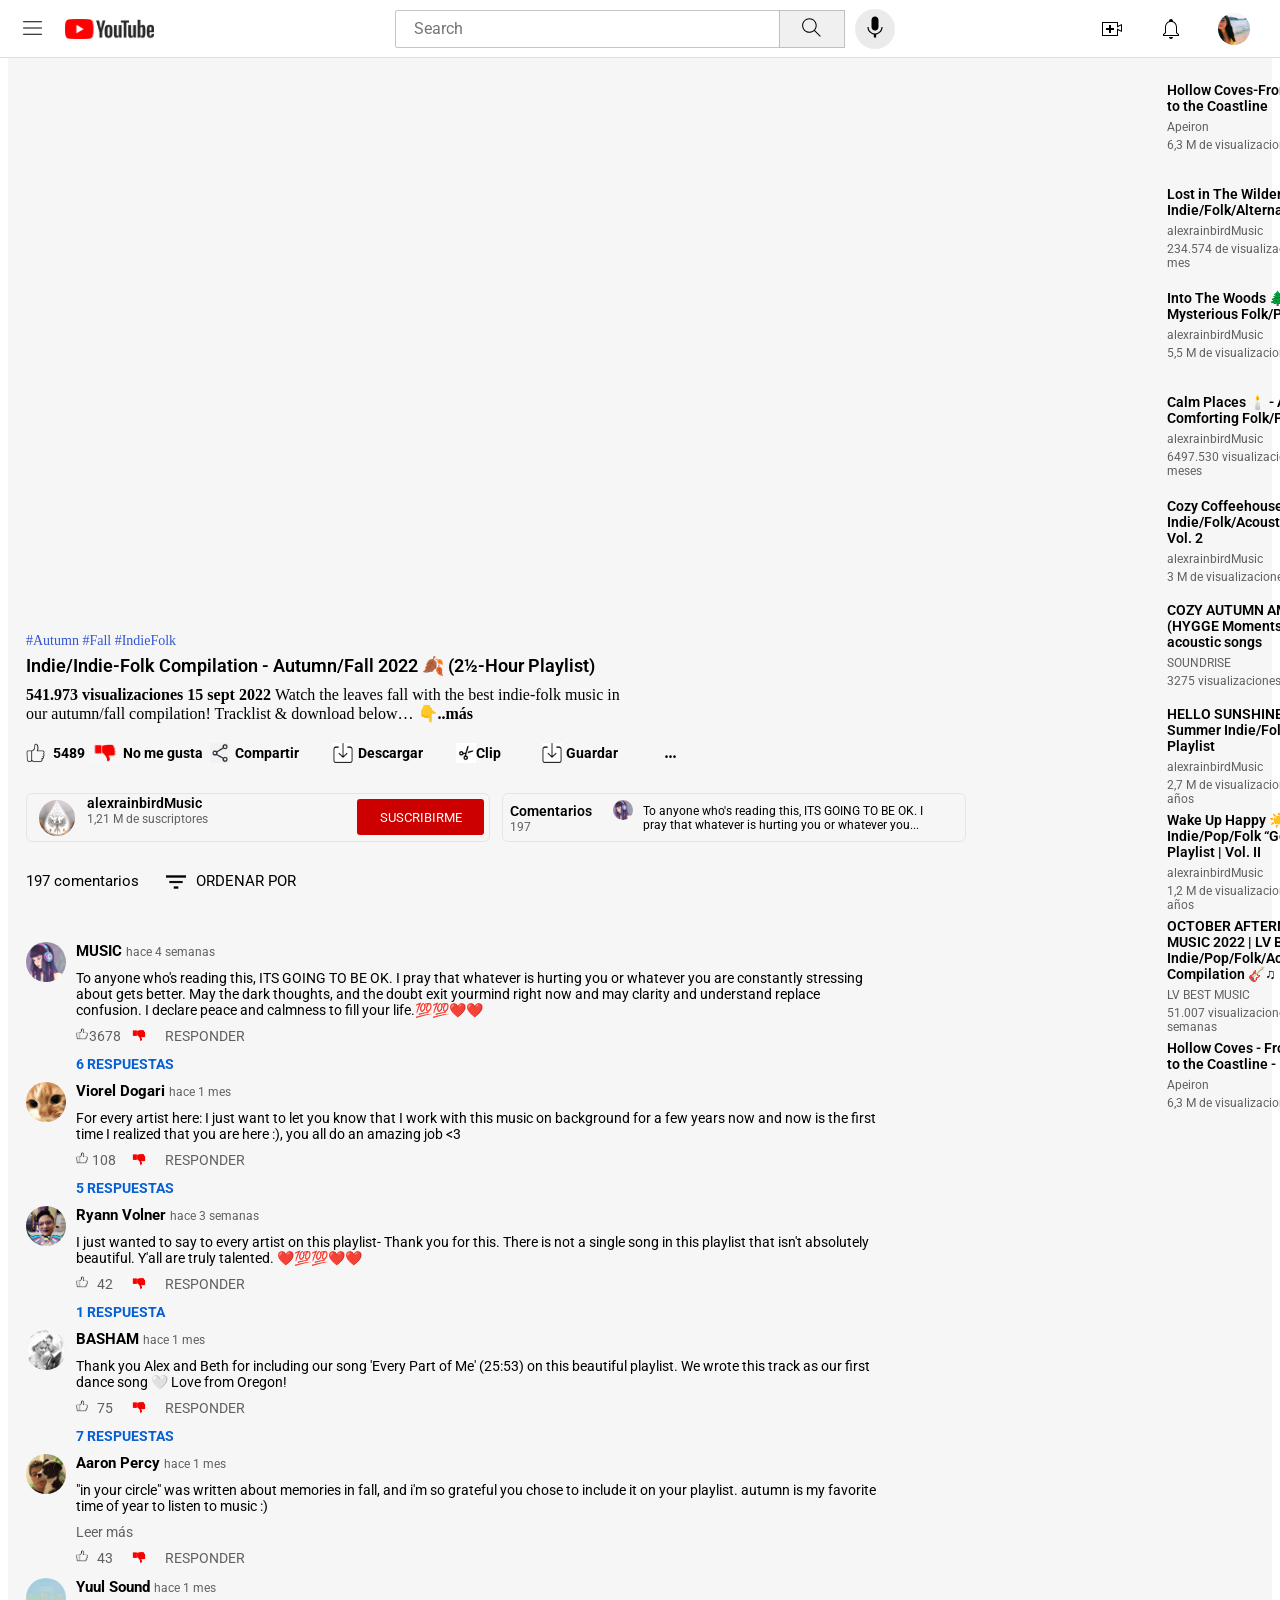
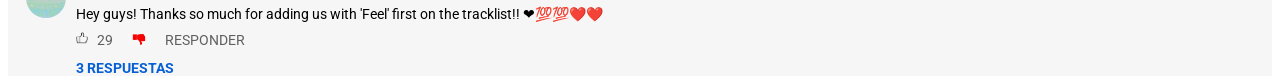
<file: index.html>
<!DOCTYPE html>
<html>
  <title>Youtube video player</title>
  <head>
    <link rel="stylesheet" href="header.css" />
    <link rel="stylesheet" href="video-metadata.css"
    <link rel="preconnect" href="https://fonts.googleapis.com" />
    <link rel="preconnect" href="https://fonts.gstatic.com" crossorigin />
    <link
      href="https://fonts.googleapis.com/css2?family=Roboto&display=swap"
      rel="stylesheet"
    />
    
    <style>
      
      .center {
    
        margin-top: 58px;
        background-color: rgba(233, 233, 233, 0.418);
        display: grid;
        grid-template-columns: 980px 380px;
        column-gap: 5px;
      }

      .main {
       
        margin-top: 24px;
        margin-left: 18px;
      }
  
      .comments-section{
        display: grid;
  
      }
      .comments-filter{
        margin-top: 30px;
        display: grid;
        width: 300px;
        grid-template-columns: 1fr 1fr ;
        column-gap: 6px;
        font-size: 15px;
        font-family: "Roboto", Arial, sans-serif;
      }
      .order{
        display:grid;
        grid-template-columns: 20px 130px;
        column-gap: 10px;
      }
      .order-icon{
        height: 20px;
      }
      .all-comments{
        display: grid;
        margin-top: 50px;
        row-gap: 10px;
        width: 950px;
      }
      .comment-1{
        display: grid;
        grid-template-columns: 40px 800px;
        column-gap: 10px;
      }
      .comment-pic{
        height: 40px;
        width: 40px;
        border-radius: 20px;
      }
      .comment-details{
        display: grid;
        row-gap: 10px;
      }
      .comment-interactions{
        display: grid;
        grid-template-columns: 40px 25px 50px;
        column-gap: 12px;
      }
      .music{
        font-size: 15px;
        font-family: "Roboto", Arial, sans-serif;
        color: black;
        font-weight: bolder;
      }
      .time{
        font-size: 12px;
        font-family: "Roboto", Arial, sans-serif;
        color: #606060
        
      }
      .comment-text{
        font-size: 14px;
        font-family: "Roboto", Arial, sans-serif;
      }
      .leer-mas{
        font-size: 14px;
        font-family: "Roboto", Arial, sans-serif;
        color: #606060;
      }
      .comment-like{
        display: grid;
        grid-template-columns: 1fr 1fr;
        column-gap: 1px;
      }
      .like-comment{
        height: 12px;
        width: 12px;
        font-family: "Roboto", Arial, sans-serif;
      }
      .responder{
        font-size: 14px;
        color: #606060;
        font-family: "Roboto", Arial, sans-serif;
      }
      .n-likes{
        font-size: 14px;
        color: #606060;
        font-family: "Roboto", Arial, sans-serif;
        
      }
      .nomegusta{
        height: 13px;
        width: 22px;
      }
      .comment-respuestas{
        font-family: "Roboto", Arial, sans-serif;
        color: #065FD4;
        font-size: 14px;
        font-weight: bold;

      }
      .video-list{
        margin-top: 24px ;
        display:grid;
        row-gap: 6px;
      }
      .video1{
        display: grid;
        grid-template-columns: 168px 200px;
        column-gap: 6px;
      }
      .video-information{
        
        font-family: "Roboto", Arial, sans-serif;
      }
      .title-vid{
        font-size: 14px;
        font-weight: 600;
        
      }
      .channel-vid{
        font-size: 12px;
        color: #606060;
        margin-top :6px;
      }
      .views-vid{
        font-size: 12px;
        color: #606060;
        margin-top:4px;
      }
    </style>
  </head>
  <body>
    <header class="header">
      <div class="left-section">
        <img class="hamburger-icon" src="icons/hamburger-menu.svg" />
        <img class="youtube-logo" src="icons/yt_logo_jjgys4.png" />
      </div>

      <div class="middle-section">
        <input class="search-bar" type="text" placeholder="Search" />

        <button class="search-btn">
          <img class="search-icon" src="icons/search.svg" />
        </button>
        <button class="voice-btn">
          <img class="voice-icon" src="icons/voice-search-icon.svg" />
        </button>
      </div>

      <div class="rigth-section">
        <img class="upload-icon" src="icons/upload.svg" />
        <img class="notifications-icon" src="icons/notifications.svg" />

        <img class="channel-pic" src="pics/unnamed.jpeg" />
      </div>
    </header>
    <div class="center">
      <div class="main">
        <div class="main-inner">
          <div class="video-player">
            <div class="video">
              
              <iframe width="948" height="540" src="https://www.youtube.com/embed/ZuSTDk8bORE" title="YouTube video player" frameborder="0" allow="accelerometer; autoplay; clipboard-write; encrypted-media; gyroscope; picture-in-picture" allowfullscreen></iframe>
            
            </div>
            </div>
          <div class="video-metadata">
              <div class="video-hast">#Autumn #Fall #IndieFolk</div>
              <div class="video-title">
                Indie/Indie-Folk Compilation - Autumn/Fall 2022 🍂 (2½-Hour
                Playlist)
              </div>
              <div class="video-info">
                <div class="video-views">
                  <strong>541.973 visualizaciones 15 sept 2022 </strong
                  ><font👇..más color="#606060"
                    >Watch the leaves fall with the best indie-folk music in our
                    autumn/fall compilation! Tracklist & download below…
                  </font>👇<strong>..más</strong>
                  
                </div>
                <div class="video-interactions">
                  <a class="like">
                    <img
                      class="like-icon"
                      src="icons/11-114955_transparent-like-icon-png-youtube-like-button-svg.png"
                    />
                    <text class="likes">5489</text>
                  </a>

                  <a class="not-like">
                    <img class="not-like-icon" src="icons/nomegusta.png">

                    <text class="not-like-text">No me gusta</text>
                  </a>
                  <a class="share">
                    <img class="share-icon" src="icons/png-transparent-computer-icons-share-icon-youtube-share-icon-icon-download-symbol.png">
                    <text class="share-text">Compartir</text>
                    </a>

                  <a class="download">
                    <img class="download-icon" src="icons/download.png">
                    <text class="download-text"> Descargar</text>
                    </a>
                    <a class="clip">
                      <img class="clip-icon" src="icons/tijeras.png">
                      <text class="clip-text">  Clip</text>
                      </a>
                      <a class="save">
                        <img class="save-icon" src="icons/download.png">
                        <text class="save-text"> Guardar</text>
                        </a>
                  <a class="..."><strong>...</strong></a>
                </div>

                <div class="video-extras">
                  <div class="youtube-channel">
                    <div class="picture-channel">
                      <img class="pic" src="pics/alexpic.jpeg">
                    </div>
                    <div class="channel-nickname">
                      <text class="name">alexrainbirdMusic</text>
                      <p class="suscriptores" >1,21 M de suscriptores</p>
                    </div>
                    <div class="suscribirme">
                      <button class="suscribirme-btn"> SUSCRIBIRME</button>
                    </div>
                  </div>
                  <div class="comments-box">
                    <div class="comentarios">
                      <p class="comentarios-text">Comentarios</p>
                      <p class="comentarios-number">197</p>
                    </div>
                    <div class="comment-picture">
                    <img class="comentario-picture" src="pics/channels4_profile.jpeg">
                  </div>
                    <div class="comentario-text">To anyone who's reading this, ITS GOING TO BE OK. I pray that whatever is hurting you or whatever you...</div>
                  </div>
                </div>

              </div>
            </div>
          <div class="comments-section">
            <div class="comments-filter">
              <div class="comments-n"> 197 comentarios</div>
              <div class="order">
                <img class="order-icon" src="icons/filter.png"></img>
                <div class="ordenar-por">ORDENAR POR</div>
              </div>
            </div>
            <div class="all-comments">
              <div class="comment-1">
                <img class="comment-pic" src="pics/channels4_profile.jpeg"></img>
                <div class="comment-details">
                  <div class="comment-channel">
                    <text class="music">MUSIC</text>
                    <text class="time">hace 4 semanas</text>
                  </div>
                  <div class="comment-text">To anyone who's reading this, ITS GOING TO BE OK. I pray that whatever is hurting you or whatever you are constantly stressing about gets better. May the dark thoughts, and the doubt exit yourmind right now and may clarity and understand replace confusion. I declare peace and calmness to fill your life.💯💯❤️❤️</div>
                  
                  <div class="comment-interactions">
                    <div class="comment-like" >
                      <img class="like-comment" src="icons/11-114955_transparent-like-icon-png-youtube-like-button-svg.png">
                      <text class="n-likes">3678</text>
                    </div>
                    <div class="comment-not-like">
                      <img class="nomegusta" src="icons/nomegusta.png">
                    </div>
                    <div class="responder">RESPONDER</div>
                  </div>
                  <div class="comment-respuestas"> 6 RESPUESTAS</div>
                </div>
              </div>
            <div class="comment-1">
                <img class="comment-pic" src="pics/2.jpeg"></img>
                <div class="comment-details">
                  <div class="comment-channel">
                    <text class="music">Viorel Dogari</text>
                    <text class="time">hace 1 mes</text>
                  </div>
                  <div class="comment-text">For every artist here: I just want to let you know that I work with this music on background for a few years now and now is the first time I realized that you are here :), you all do an amazing job <3</div>
                  
                  <div class="comment-interactions">
                    <div class="comment-like" >
                      <img class="like-comment" src="icons/11-114955_transparent-like-icon-png-youtube-like-button-svg.png">
                      <text class="n-likes">108</text>
                    </div>
                    <div class="comment-not-like">
                      <img class="nomegusta" src="icons/nomegusta.png">
                    </div>
                    <div class="responder">RESPONDER</div>
                  </div>
                  <div class="comment-respuestas"> 5 RESPUESTAS</div>
      
            </div>
          </div>
          <div class="comment-1">
            <img class="comment-pic" src="pics/3.jpeg"></img>
            <div class="comment-details">
              <div class="comment-channel">
                <text class="music">Ryann Volner</text>
                <text class="time">hace 3 semanas</text>
              </div>
              <div class="comment-text">I just wanted to say to every artist on this playlist-
                Thank you for this. There is not a single song in this playlist that isn't absolutely beautiful. Y'all are truly talented. ❤️💯💯❤️❤️</div>
              
              <div class="comment-interactions">
                <div class="comment-like" >
                  <img class="like-comment" src="icons/11-114955_transparent-like-icon-png-youtube-like-button-svg.png">
                  <text class="n-likes">42</text>
                </div>
                <div class="comment-not-like">
                  <img class="nomegusta" src="icons/nomegusta.png">
                </div>
                <div class="responder">RESPONDER</div>
              </div>
              <div class="comment-respuestas"> 1 RESPUESTA</div>
            </div>
          </div>
          <div class="comment-1">
            <img class="comment-pic" src="pics/4.jpeg"></img>
            <div class="comment-details">
              <div class="comment-channel">
                <text class="music">BASHAM</text>
                <text class="time">hace 1 mes</text>
              </div>
              <div class="comment-text">Thank you Alex and Beth for including our song 'Every Part of Me' (25:53) on this beautiful playlist. We wrote this track as our first dance song 🤍
                Love from Oregon!</div>
              
              <div class="comment-interactions">
                <div class="comment-like" >
                  <img class="like-comment" src="icons/11-114955_transparent-like-icon-png-youtube-like-button-svg.png">
                  <text class="n-likes">75</text>
                </div>
                <div class="comment-not-like">
                  <img class="nomegusta" src="icons/nomegusta.png">
                </div>
                <div class="responder">RESPONDER</div>
              </div>
              <div class="comment-respuestas"> 7 RESPUESTAS</div>
            </div>
          </div>
        
          <div class="comment-1">
            <img class="comment-pic" src="pics/5.jpeg"></img>
            <div class="comment-details">
              <div class="comment-channel">
                <text class="music">Aaron Percy</text>
                <text class="time">hace 1 mes</text>
              </div>
              <div class="comment-text">"in your circle" was written about memories in fall, and i'm so grateful you chose to include it on your playlist. autumn is my favorite time of year to listen to music :)</div>
              <div class="leer-mas">Leer más</div>
              <div class="comment-interactions">
                <div class="comment-like" >
                  <img class="like-comment" src="icons/11-114955_transparent-like-icon-png-youtube-like-button-svg.png">
                  <text class="n-likes">43</text>
                </div>
                <div class="comment-not-like">
                  <img class="nomegusta" src="icons/nomegusta.png">
                </div>
                <div class="responder">RESPONDER</div>
              </div>
             
            </div>
          </div>
          <div class="comment-1">
            <img class="comment-pic" src="pics/6.jpeg"></img>
            <div class="comment-details">
              <div class="comment-channel">
                <text class="music">Yuul Sound</text>
                <text class="time">hace 1 mes</text>
              </div>
              <div class="comment-text">
          
                Hey guys! Thanks so much for adding us with 'Feel' first on the tracklist!! ❤💯💯❤️❤️</div>
              
              <div class="comment-interactions">
                <div class="comment-like" >
                  <img class="like-comment" src="icons/11-114955_transparent-like-icon-png-youtube-like-button-svg.png">
                  <text class="n-likes">29</text>
                </div>
                <div class="comment-not-like">
                  <img class="nomegusta" src="icons/nomegusta.png">
                </div>
                <div class="responder">RESPONDER</div>
              </div>
              <div class="comment-respuestas"> 3 RESPUESTAS</div>
            </div>
          </div>
          </div>
        </div>
      </div>
      </div>
      <div  class="rigth-side">
        <div class="video-list">

          <div class="video1">
            <div class="videoplayer" >
              <iframe width="168" height="94" src="https://www.youtube.com/embed/-sR9FHi_gks" title="YouTube video player" frameborder="0" allow="accelerometer; autoplay; clipboard-write; encrypted-media; gyroscope; picture-in-picture" allowfullscreen></iframe>
          </div>
          <div class="video-information">
            <div class="title-vid">Hollow Coves-From the Woods to the Coastline</div>
            <div class="channel-vid">Apeiron</div>
            <div class="views-vid">6,3 M de visualizaciones &#183; hace 1 año</div>          
          </div>
          </div>
          <div class="video1">
            <div class="videoplayer" >
              <iframe width="168" height="94" src="https://www.youtube.com/embed/HxAkpLrW7cQ" title="YouTube video player" frameborder="0" allow="accelerometer; autoplay; clipboard-write; encrypted-media; gyroscope; picture-in-picture" allowfullscreen></iframe>
          </div>
          <div class="video-information">
            <div class="title-vid">Lost in The Wilderness - An Indie/Folk/Alternative Playlist</div>
            <div class="channel-vid">alexrainbirdMusic</div>
            <div class="views-vid">234.574 de visualizaciones &#183; hace 1 mes</div>          
          </div>
          </div>
          <div class="video1">
            <div class="videoplayer" >
              <iframe width="168" height="94" src="https://www.youtube.com/embed/XS7D_0EIcgs?controls=0" title="YouTube video player" frameborder="0" allow="accelerometer; autoplay; clipboard-write; encrypted-media; gyroscope; picture-in-picture" allowfullscreen></iframe>
          </div>
          <div class="video-information">
            <div class="title-vid">Into The Woods 🌲 - A Mysterious Folk/Pop Playlist</div>
            <div class="channel-vid">alexrainbirdMusic</div>
            <div class="views-vid">5,5 M de visualizaciones &#183; hace 2 año</div>          
          </div>
          </div>
          <div class="video1">
            <div class="videoplayer" >
              <iframe width="168" height="94" src="https://www.youtube.com/embed/NjFbdoOq-Gk?controls=0" title="YouTube video player" frameborder="0" allow="accelerometer; autoplay; clipboard-write; encrypted-media; gyroscope; picture-in-picture" allowfullscreen></iframe>
          </div>
          <div class="video-information">
            <div class="title-vid">Calm Places 🕯️ - A Safe & Comforting Folk/Pop Playlist</div>
            <div class="channel-vid">alexrainbirdMusic</div>
            <div class="views-vid">6497.530 visualizaciones &#183; hace 5 meses</div>          
          </div>
          </div>
          <div class="video1">
            <div class="videoplayer" >
              <iframe width="168" height="94"  src="https://www.youtube.com/embed/1Lmyq1yBpjs?controls=0" title="YouTube video player" frameborder="0" allow="accelerometer; autoplay; clipboard-write; encrypted-media; gyroscope; picture-in-picture" allowfullscreen></iframe>
          </div>
          <div class="video-information">
            <div class="title-vid">Cozy Coffeehouse ☕ - An Indie/Folk/Acoustic Playlist | Vol. 2</div>
            <div class="channel-vid">alexrainbirdMusic</div>
            <div class="views-vid">3 M de visualizaciones &#183; hace 3 años</div>          
          </div>
          </div>
          <div class="video1">
            <div class="videoplayer" >
              <iframe width="168" height="94" src="https://www.youtube.com/embed/-pe6sbAd_vs?controls=0" title="YouTube video player" frameborder="0" allow="accelerometer; autoplay; clipboard-write; encrypted-media; gyroscope; picture-in-picture" allowfullscreen></iframe>
          </div>
          <div class="video-information">
            <div class="title-vid">COZY AUTUMN AMBIENCE (HYGGE Moments) - 1 Hour of acoustic songs</div>
            <div class="channel-vid">SOUNDRISE</div>
            <div class="views-vid">3275 visualizaciones &#183; hace 1 mes</div>          
          </div>
          </div>
          <div class="video1">
            <div class="videoplayer" >
              <iframe width="168" height="94" src="https://www.youtube.com/embed/JB_iylafXiQ?controls=0" title="YouTube video player" frameborder="0" allow="accelerometer; autoplay; clipboard-write; encrypted-media; gyroscope; picture-in-picture" allowfullscreen></iframe>
          </div>
          <div class="video-information">
            <div class="title-vid">HELLO SUNSHINE ☀️ - A Summer Indie/Folk/Pop Playlist</div>
            <div class="channel-vid">alexrainbirdMusic</div>
            <div class="views-vid">2,7 M de visualizaciones &#183; hace 3 años</div>          
          </div>
          </div>
          <div class="video1">
            <div class="videoplayer" >
              <iframe width="168" height="94" src="https://www.youtube.com/embed/O4iKjQc232k?controls=0" title="YouTube video player" frameborder="0" allow="accelerometer; autoplay; clipboard-write; encrypted-media; gyroscope; picture-in-picture" allowfullscreen></iframe>
          </div>
          <div class="video-information">
            <div class="title-vid">Wake Up Happy ☀️⏰ - An Indie/Pop/Folk “Good Morning” Playlist | Vol. II</div>
            <div class="channel-vid">alexrainbirdMusic</div>
            <div class="views-vid">1,2 M de visualizaciones &#183; hace 2 años</div>          
          </div>
          </div>
          <div class="video1">
            <div class="videoplayer" >
              <iframe width="168" height="94" src="https://www.youtube.com/embed/eU2UP5b5FP4?controls=0" title="YouTube video player" frameborder="0" allow="accelerometer; autoplay; clipboard-write; encrypted-media; gyroscope; picture-in-picture" allowfullscreen></iframe>
          </div>
          <div class="video-information">
            <div class="title-vid">OCTOBER AFTERNOON☀ MUSIC 2022 | LV BESTMUSIC | Indie/Pop/Folk/Acoustic | Compilation 🎸♫</div>
            <div class="channel-vid">LV BEST MUSIC</div>
            <div class="views-vid">51.007 visualizaciones &#183; hace 2 semanas</div>          
          </div>
          </div>
          <div class="video1">
            <div class="videoplayer" >
              <iframe width="168" height="94" src="https://www.youtube.com/embed/-sR9FHi_gks" title="YouTube video player" frameborder="0" allow="accelerometer; autoplay; clipboard-write; encrypted-media; gyroscope; picture-in-picture" allowfullscreen></iframe>
          </div>
          <div class="video-information">
            <div class="title-vid">Hollow Coves - From the Woods to the Coastline - ...</div>
            <div class="channel-vid">Apeiron</div>
            <div class="views-vid">6,3 M de visualizaciones &#183; hace 1 año</div>          
          </div>
          </div>
        </div>
      </div>
    </div>
    
    
  </body>
</html>
</file>
<file: header.css>
.header {
  display: flex;
  height: 57px;
  border-bottom: 1px solid #dedede;
  margin-bottom: 20px px;
  justify-content: space-between;
  align-items: center;
  position: fixed;
  top: 0;
  left: 0;
  right: 0;
  background-color: white;
  z-index: 100;
}
.left-section {
  display: flex;
  align-items: center;
}

.middle-section {
  flex: 1;
  display: flex;
  margin-left: 70px;
  margin-right: 35px;
  max-width: 500px;
  align-items: center;
}
.rigth-section {
  width: 180px;
  display: flex;
  align-items: center;
  justify-content: space-between;
  flex-shrink: 0;
}

.hamburger-icon {
  cursor: pointer;
  height: 25px;
  margin-right: 20px;
  margin-left: 20px;
}
.youtube-logo {
  cursor: pointer;
  height: 20px;
}
.search-bar {
  cursor: text;
  flex: 1;
  height: 34px;
  padding-left: 10px;
  font-size: 16px;
  border-width: 1px;
  border-style: solid;
  border-color: rgb(200, 196, 196);
  border-radius: 2px;
  box-shadow: inset 1px 2px 3px rga(0, 0, 0, 0.05);
}
.search-bar::placeholder {
  font-family: Roboto, Arial;
  font-size: 16px;
  padding-left: 8px;
}
.search-btn {
  position: relative;
  cursor: pointer;
  height: 38px;
  width: 66px;
  background-color: rgb(240, 240, 240);
  border-width: 1px;
  border-style: solid;
  border-color: rgb(192, 192, 192);
  margin-left: -1px;
  margin-right: 10px;
}
.voice-btn {
  cursor: pointer;
  height: 40px;
  width: 40px;
  border-radius: 20px;
  border: none;
  background-color: rgba(226, 226, 226, 0.676);
}

.search-icon {
  height: 25px;
}

.upload-icon {
  cursor: pointer;
  height: 24px;
  margin-right: 2px;
  position: relative;
}

.notifications-icon {
  cursor: pointer;
  height: 24px;
  width: 24px;
  position: relative;
  margin-right: 2px;
}
.channel-pic {
  cursor: pointer;
  height: 32px;
  position: relative;
  border-radius: 16px;
  margin-right: 30px;
}
</file>
